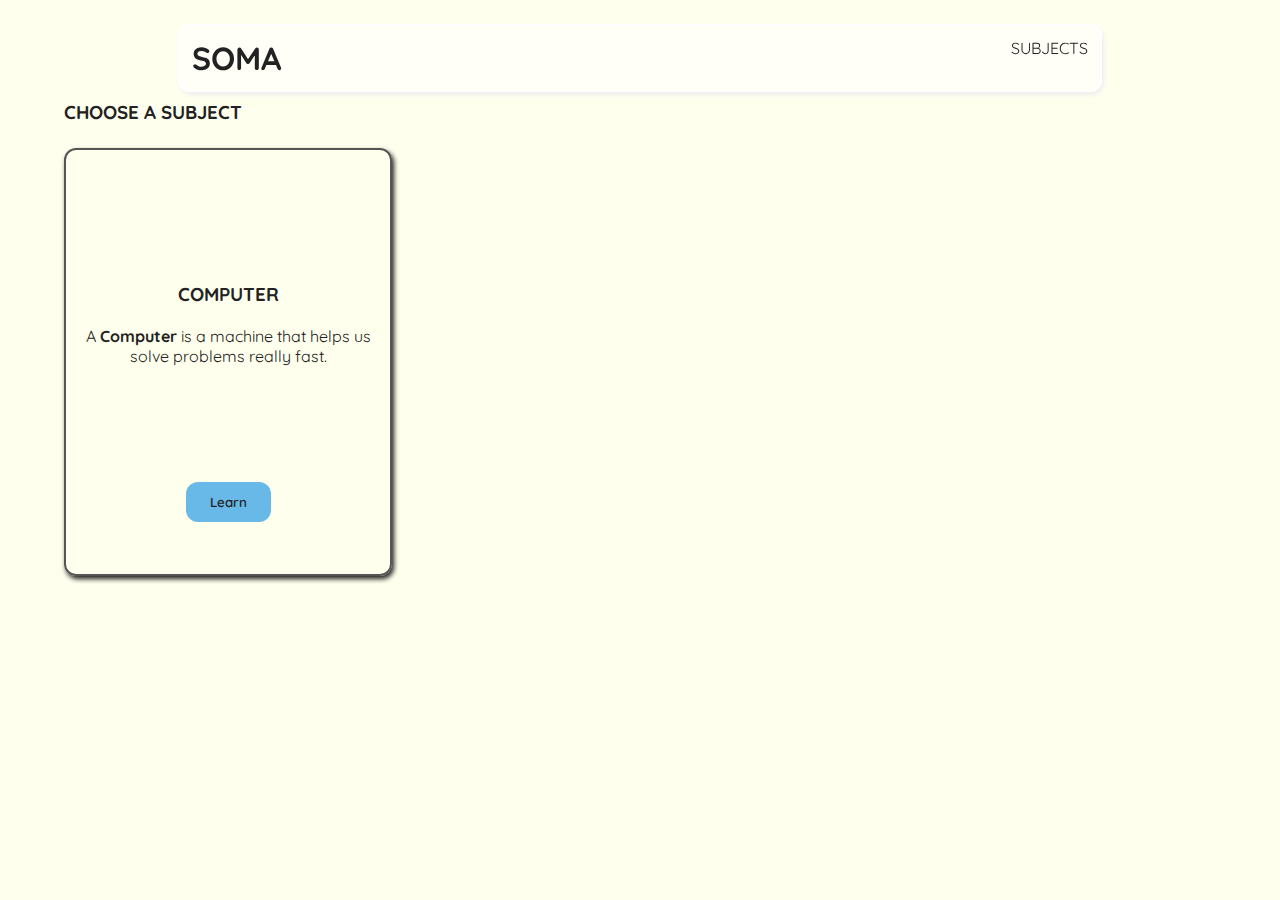
<file: index.html>
<!DOCTYPE html>
<html lang="en">
<head>
    <meta charset="UTF-8">
    <meta name="viewport" content="width=device-width, initial-scale=1.0">
    <title>SOMA</title>
    <link rel="stylesheet" href="./src/css/index.css">
</head>
<body>
    <nav>
        <div class="title"><h1>SOMA</h1></div>
        <div class="navigation"><a href="/index.html">SUBJECTS</a></div>
    </nav>
    <main>
        <div class="description"><h3>CHOOSE A SUBJECT</h3></div>
        <div class="card-container">
            <a href="./src/pages/computer.html">
                <div class="card">
                    <div class="image"></div>
                    <div class="text">
                        <h3>COMPUTER</h3>
                        <p>
                            A <strong>Computer</strong> is a machine that helps us solve problems really fast.
                        </p>
                    </div>
                    <div class="button"><button>Learn</button></div>
                </div>
            </a>
        </div>
    </main>
</body>
</html>
</file>
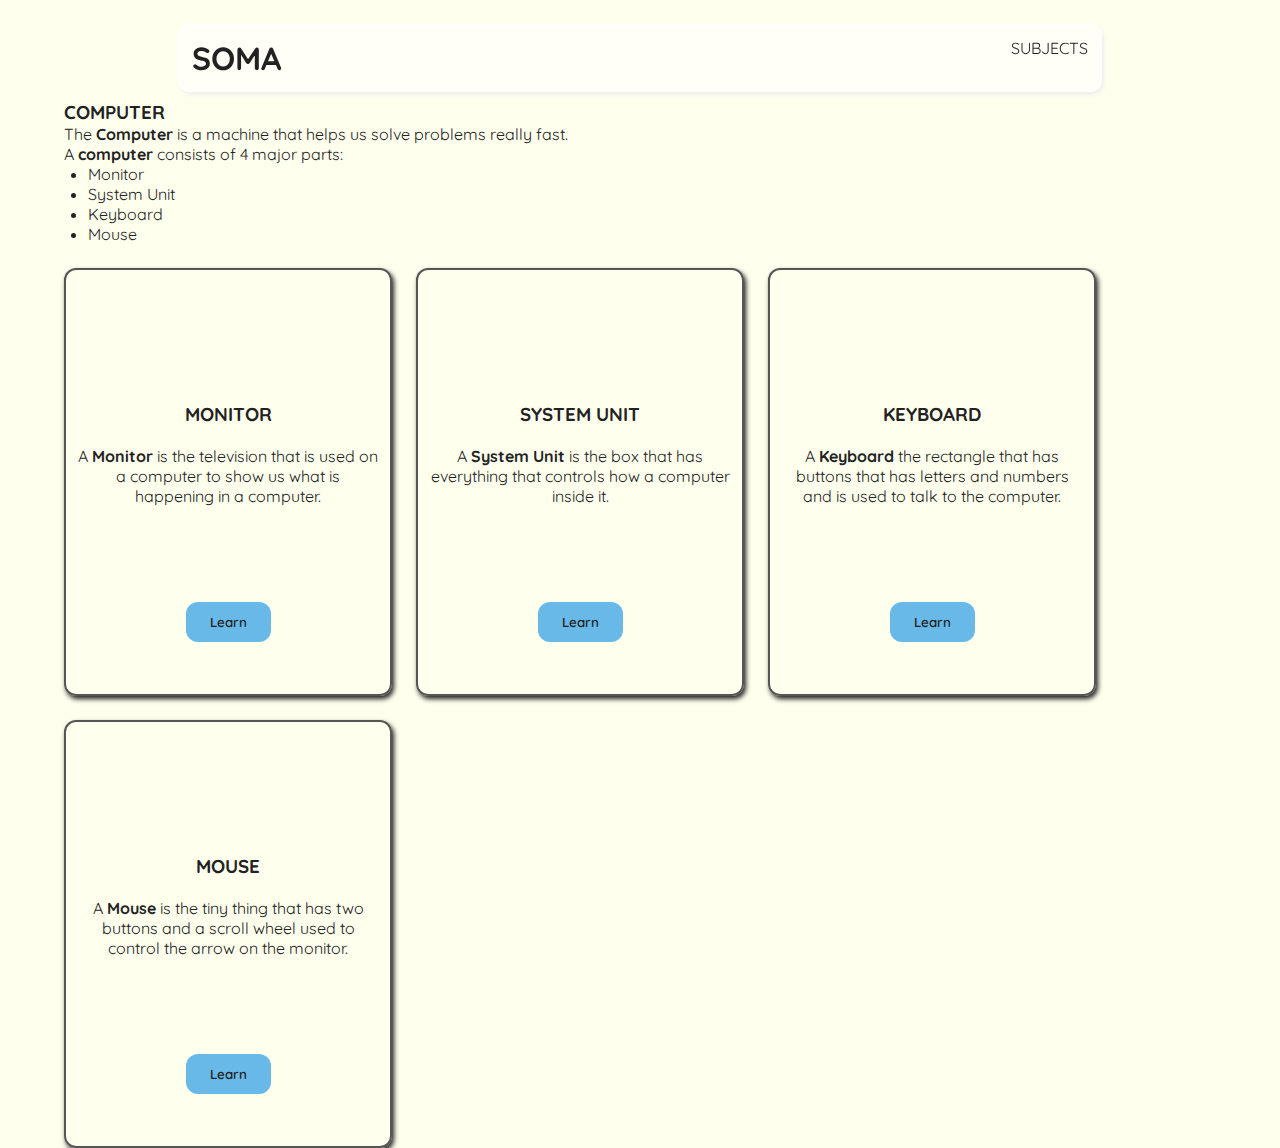
<file: src/pages/computer.html>
<!DOCTYPE html>
<html lang="en">
<head>
    <meta charset="UTF-8">
    <meta name="viewport" content="width=device-width, initial-scale=1.0">
    <title>Soma > Computer</title>
    <link rel="stylesheet" href="../css/pages.css">
</head>
<body>
    <nav>
        <div class="title"><h1>SOMA</h1></div>
        <div class="navigation"><a href="../../index.html">SUBJECTS</a></div>
    </nav>
    <main>
        <div class="description">
            <h3>COMPUTER</h3>
            <p>
                The <strong>Computer</strong> is a machine that helps us solve problems really fast.
            </p>
            <p>
                A <strong>computer</strong> consists of 4 major parts:
                <ul>
                    <li>Monitor</li>
                    <li>System Unit</li>
                    <li>Keyboard</li>
                    <li>Mouse</li>
                </ul>
            </p>
        </div>
        <div class="card-container">
            <a href="">
                <div class="card">
                    <div class="image"></div>
                    <div class="text">
                        <h3>MONITOR</h3>
                        <p>
                            A <strong>Monitor</strong> is the television that is used on a computer to show us what is happening in a computer.
                        </p>
                    </div>
                    <div class="button"><button>Learn</button></div>
                </div>
            </a>
            <a href="">
                <div class="card">
                    <div class="image"></div>
                    <div class="text">
                        <h3>SYSTEM UNIT</h3>
                        <p>
                            A <strong>System Unit</strong> is the box that has everything that controls how a computer inside it.
                        </p>
                    </div>
                    <div class="button"><button>Learn</button></div>
                </div>
            </a>
            <a href="">
                <div class="card">
                    <div class="image"></div>
                    <div class="text">
                        <h3>KEYBOARD</h3>
                        <p>
                            A <strong>Keyboard</strong> the rectangle that has buttons that has letters and numbers and is used to talk to the computer.
                        </p>
                    </div>
                    <div class="button"><button>Learn</button></div>
                </div>
            </a>
            <a href="">
                <div class="card">
                    <div class="image"></div>
                    <div class="text">
                        <h3>MOUSE</h3>
                        <p>
                            A <strong>Mouse</strong> is the tiny thing that has two buttons and a scroll wheel used to control the arrow on the monitor.
                        </p>
                    </div>
                    <div class="button"><button>Learn</button></div>
                </div>
            </a>
        </div>
    </main>
</body>
</html>
</file>
<file: src/css/index.css>
@import url('./base.css');
</file>
<file: src/css/pages.css>
@import url('./base.css');

ul{
    margin-left: 24px;
}
</file>
